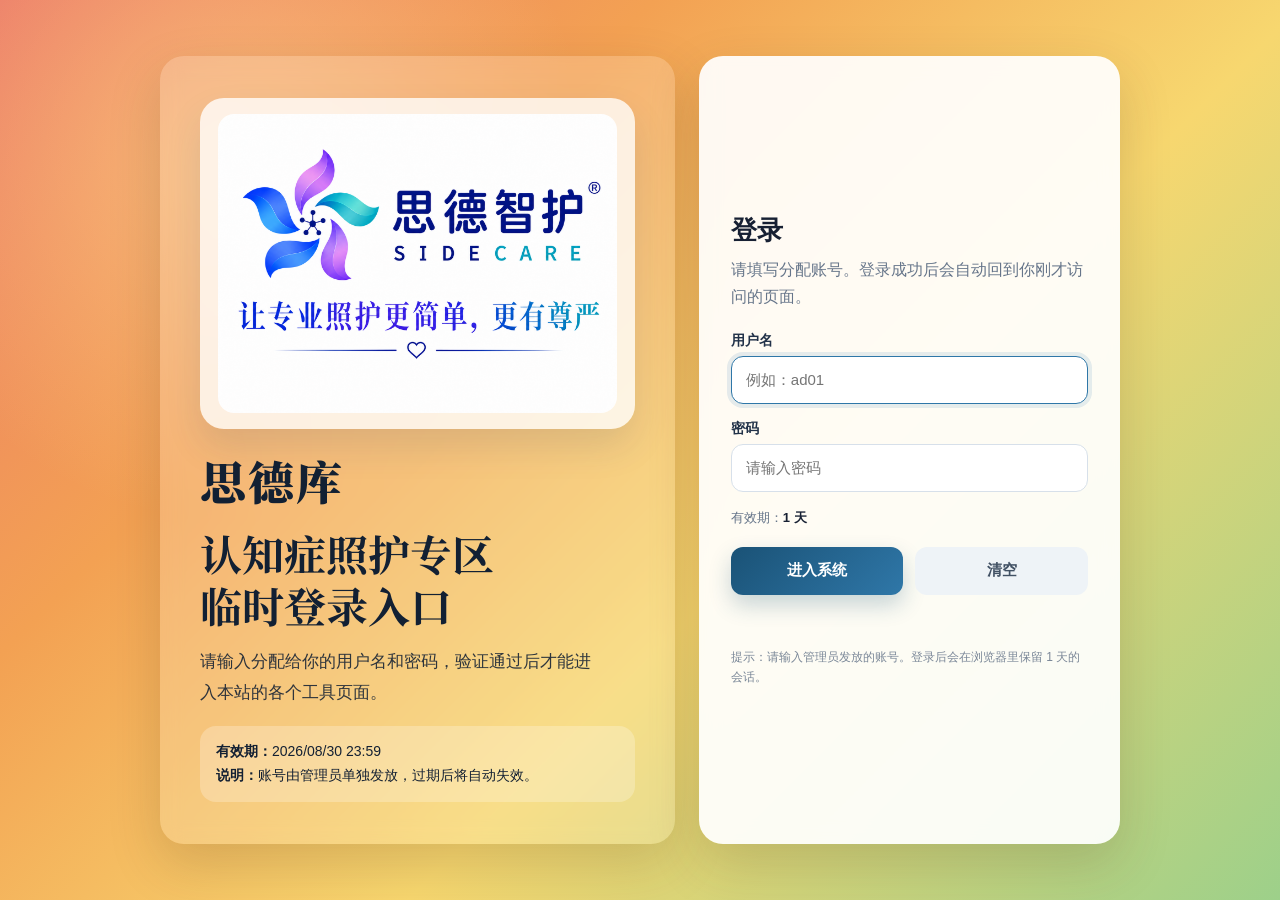
<file: index.html>
﻿<!DOCTYPE html>
<html lang="zh-CN">
<head>
  <meta charset="UTF-8">
  <meta name="viewport" content="width=device-width, initial-scale=1.0">
  <meta name="description" content="思德库认知症照护专区独立工具集">
  <title>认知症照护专区 | 思德库</title>
  <style>
    :root {
      --primary: #1a5276;
      --text: #1a202c;
      --muted: #6b7686;
      --bg: #fff6e8;
      --border: rgba(255,255,255,0.58);
      --shadow: 0 18px 38px rgba(113,72,28,0.14);
      --shadow-hover: 0 24px 52px rgba(87,55,23,0.24);
    }
    * { box-sizing: border-box; }
    body {
      margin: 0;
      color: var(--text);
      background: #fff7eb;
      font-family: -apple-system, BlinkMacSystemFont, "Segoe UI", "PingFang SC", "Microsoft YaHei", sans-serif;
    }
    a { color: inherit; text-decoration: none; }
    .navbar {
      position: sticky;
      top: 0;
      z-index: 10;
      background: rgba(255,255,255,0.82);
      border-bottom: 1px solid rgba(255,255,255,0.72);
      box-shadow: 0 1px 18px rgba(88,64,35,0.08);
      backdrop-filter: blur(14px);
    }
    .nav-inner {
      display: flex;
      align-items: center;
      justify-content: space-between;
      gap: 24px;
      max-width: 1280px;
      min-height: 64px;
      margin: 0 auto;
      padding: 0 24px;
    }
    .brand {
      display: flex;
      align-items: center;
      gap: 12px;
      color: var(--primary);
      font-family: "Noto Serif SC", "Songti SC", serif;
      font-size: 22px;
      font-weight: 800;
      white-space: nowrap;
    }
    .brand-logo {
      width: 172px;
      height: 54px;
      object-fit: contain;
      object-position: center;
      padding: 0;
      border-radius: 12px;
      background: transparent;
      border: 0;
      box-shadow: none;
      flex: 0 0 auto;
    }
    .nav-links {
      display: flex;
      flex-wrap: wrap;
      gap: 4px;
      align-items: center;
      margin: 0;
      padding: 0;
      list-style: none;
    }
    .nav-links a {
      display: block;
      padding: 7px 10px;
      border-radius: 6px;
      color: #526273;
      font-size: 14px;
    }
    .nav-links a:hover,
    .nav-links a:focus-visible { color: var(--primary); background: #eef5fa; }
    .section {
      position: relative;
      min-height: calc(100vh - 64px);
      overflow: hidden;
      padding: 78px 24px 92px;
      background:
        radial-gradient(circle at 52% 28%, rgba(255,235,158,0.78) 0, rgba(255,235,158,0.44) 20%, rgba(255,235,158,0) 42%),
        linear-gradient(115deg, #e97368 0%, #ef9550 27%, #f5d870 58%, #9ccf84 100%);
    }
    .section::before,
    .section::after {
      position: absolute;
      border-radius: 999px;
      content: "";
      pointer-events: none;
    }
    .section::before {
      width: 520px;
      height: 520px;
      left: 12%;
      top: 110px;
      background: rgba(255,186,83,0.22);
      filter: blur(70px);
    }
    .section::after {
      width: 420px;
      height: 420px;
      right: 8%;
      top: 190px;
      background: rgba(255,255,255,0.18);
      filter: blur(64px);
    }
    .container {
      position: relative;
      z-index: 1;
      max-width: 1280px;
      margin: 0 auto;
    }
    .section-title {
      margin-bottom: 48px;
      text-align: center;
    }
    .section-title h1 {
      margin: 0;
      font-family: "Noto Serif SC", "Songti SC", serif;
      color: #172033;
      font-size: clamp(42px, 6vw, 82px);
      font-weight: 900;
      letter-spacing: 3px;
      line-height: 1.16;
      text-shadow:
        0 2px 0 rgba(255,255,255,0.62),
        0 16px 34px rgba(255,239,190,0.34);
    }
    .section-title h1::after {
      display: block;
      width: 132px;
      height: 5px;
      margin: 24px auto 22px;
      border-radius: 3px;
      background: rgba(255,255,255,0.82);
      box-shadow: 0 8px 24px rgba(255,255,255,0.24);
      content: "";
    }
    .section-title p {
      margin: 0;
      color: #34435c;
      font-size: clamp(20px, 2.6vw, 34px);
      font-weight: 700;
      letter-spacing: 1px;
      text-shadow: 0 1px 0 rgba(255,255,255,0.58);
    }
    .tool-grid {
      display: grid;
      grid-template-columns: repeat(5, minmax(0, 1fr));
      gap: 18px;
    }
    .tool-card {
      display: flex;
      min-height: 244px;
      align-items: center;
      justify-content: center;
      flex-direction: column;
      padding: 26px 16px;
      border: 1px solid var(--border);
      border-radius: 16px;
      background: rgba(255,255,255,0.88);
      backdrop-filter: blur(12px);
      box-shadow: var(--shadow);
      text-align: center;
      transition: transform .2s ease, box-shadow .2s ease, border-color .2s ease;
    }
    .tool-card:hover,
    .tool-card:focus-visible {
      transform: translateY(-4px);
      border-color: rgba(255,255,255,0.92);
      background: #ffffff;
      box-shadow: var(--shadow-hover);
      outline: none;
    }
    .icon-wrap {
      display: flex;
      width: 84px;
      height: 84px;
      align-items: center;
      justify-content: center;
      margin-bottom: 24px;
      border-radius: 50%;
    }
    .icon-wrap svg { width: 42px; height: 42px; }
    .tool-card h2 {
      margin: 0 0 8px;
      color: #111827;
      font-size: 22px;
    }
    .tool-card p {
      margin: 0;
      color: #8290a3;
      font-size: 17px;
    }
    .footer {
      padding: 24px;
      color: #8390a0;
      background: #fffaf2;
      border-top: 1px solid rgba(232,214,188,0.7);
      text-align: center;
      font-size: 13px;
    }
    @media (max-width: 1060px) {
      .tool-grid { grid-template-columns: repeat(3, minmax(0, 1fr)); }
    }
    @media (max-width: 700px) {
      .nav-inner { align-items: flex-start; flex-direction: column; padding: 14px 16px; }
      .brand { gap: 8px; }
      .brand-logo { width: 146px; height: 46px; }
      .nav-links a { padding: 5px 7px; font-size: 13px; }
      .section { padding: 46px 14px 56px; }
      .tool-grid { grid-template-columns: repeat(2, minmax(0, 1fr)); gap: 12px; }
      .tool-card { min-height: 190px; padding: 18px 10px; }
      .icon-wrap { width: 64px; height: 64px; margin-bottom: 16px; }
      .icon-wrap svg { width: 32px; height: 32px; }
      .tool-card h2 { font-size: 17px; }
      .tool-card p { font-size: 13px; }
      .section-title { margin-bottom: 30px; }
      .section-title h1 { letter-spacing: 1px; }
      .section-title p { font-size: 16px; }
    }
  </style>
  <script src="auth.js"></script>
</head>
<body>
  <nav class="navbar">
    <div class="nav-inner">
      <a class="brand" href="index.html"><img src="assets/thinkcare-logo.png" alt="思德智护" class="brand-logo"><span>思德库</span></a>
      <ul class="nav-links">
        <li><a href="#dementia">认知症照护专区</a></li>
        <li><a href="#tools">全部工具</a></li>
      </ul>
    </div>
  </nav>

  <main>
    <section class="section" id="dementia">
      <div class="container">
        <div class="section-title">
          <h1>认知症照护专区</h1>
          <p>从评估到干预，从环境到家属，认知症照护全流程工具</p>
        </div>
        <div class="tool-grid" id="tools">
          <a class="tool-card" href="dementia-cdr.html">
            <div class="icon-wrap" style="background:#f3e8fd;"><svg viewBox="0 0 24 24" fill="none" stroke="#8e44ad" stroke-width="2"><path d="M3 3v18h18"/><path d="M7 16l4-4 4 4 5-5"/></svg></div>
            <h2>CDR认知分期</h2><p>认知症严重程度评定</p>
          </a>
          <a class="tool-card" href="dementia-adl.html">
            <div class="icon-wrap" style="background:#e8f4fd;"><svg viewBox="0 0 24 24" fill="none" stroke="#4d86bd" stroke-width="2"><path d="M3 9l9-7 9 7v11a2 2 0 01-2 2H5a2 2 0 01-2-2V9z"/><path d="M9 22V12h6v10"/></svg></div>
            <h2>ADL能力追踪</h2><p>日常生活能力评估</p>
          </a>
          <a class="tool-card" href="dementia-bpsd-log.html">
            <div class="icon-wrap" style="background:#fef3e8;"><svg viewBox="0 0 24 24" fill="none" stroke="#ef934b" stroke-width="2"><path d="M14 2H6a2 2 0 00-2 2v16a2 2 0 002 2h12a2 2 0 002-2V8z"/><path d="M14 2v6h6M16 13H8M16 17H8M10 9H8"/></svg></div>
            <h2>BPSD行为日志</h2><p>ABC记录与分析</p>
          </a>
          <a class="tool-card" href="dementia-bpsd-plan.html">
            <div class="icon-wrap" style="background:#e8fdf0;"><svg viewBox="0 0 24 24" fill="none" stroke="#5daf6b" stroke-width="2"><path d="M4 19.5A2.5 2.5 0 016.5 17H20"/><path d="M6.5 2H20v20H6.5A2.5 2.5 0 014 19.5v-15A2.5 2.5 0 016.5 2z"/></svg></div>
            <h2>BPSD应对方案</h2><p>行为问题应对流程</p>
          </a>
          <a class="tool-card" href="dementia-bpsd-npi.html">
            <div class="icon-wrap" style="background:#f3e8fd;"><svg viewBox="0 0 24 24" fill="none" stroke="#925cb1" stroke-width="2"><path d="M9 11l3 3L22 4"/><path d="M21 12v7a2 2 0 01-2 2H5a2 2 0 01-2-2V5a2 2 0 012-2h11"/></svg></div>
            <h2>NPI-NH评估</h2><p>BPSD识别·评分·应对·记录</p>
          </a>
          <a class="tool-card" href="dementia-activity.html">
            <div class="icon-wrap" style="background:#fde8f3;"><svg viewBox="0 0 24 24" fill="none" stroke="#d83d72" stroke-width="2"><circle cx="12" cy="12" r="10"/><path d="M8 12l2 2 4-4"/></svg></div>
            <h2>非药物干预</h2><p>活动方案与执行指引</p>
          </a>
          <a class="tool-card" href="dementia-cognitive-train.html">
            <div class="icon-wrap" style="background:#e8ecfd;"><svg viewBox="0 0 24 24" fill="none" stroke="#5d99dc" stroke-width="2"><rect x="2" y="2" width="8" height="8" rx="1"/><rect x="14" y="2" width="8" height="8" rx="1"/><rect x="2" y="14" width="8" height="8" rx="1"/><rect x="14" y="14" width="8" height="8" rx="1"/></svg></div>
            <h2>认知训练</h2><p>分阶段认知刺激活动</p>
          </a>
          <a class="tool-card" href="dementia-environment.html">
            <div class="icon-wrap" style="background:#fdf8e8;"><svg viewBox="0 0 24 24" fill="none" stroke="#dfa02e" stroke-width="2"><rect x="1" y="6" width="22" height="16" rx="2"/><path d="M6 6V4a2 2 0 012-2h8a2 2 0 012 2v2"/></svg></div>
            <h2>环境自查</h2><p>认知症友好环境检查</p>
          </a>
          <a class="tool-card" href="dementia-wandering.html">
            <div class="icon-wrap" style="background:#fde8e8;"><svg viewBox="0 0 24 24" fill="none" stroke="#d15b4f" stroke-width="2"><path d="M10.29 3.86L1.82 18a2 2 0 001.71 3h16.94a2 2 0 001.71-3L13.71 3.86a2 2 0 00-3.42 0z"/><path d="M12 9v4M12 17h.01"/></svg></div>
            <h2>走失防控</h2><p>风险评估与应急预案</p>
          </a>
          <a class="tool-card" href="dementia-family-comm.html">
            <div class="icon-wrap" style="background:#e8fdfd;"><svg viewBox="0 0 24 24" fill="none" stroke="#55a79a" stroke-width="2"><path d="M21 15a2 2 0 01-2 2H7l-4 4V5a2 2 0 012-2h14a2 2 0 012 2z"/></svg></div>
            <h2>家属沟通</h2><p>沟通模板与技巧</p>
          </a>
          <a class="tool-card" href="dementia-family-edu.html">
            <div class="icon-wrap" style="background:#e8f4fd;"><svg viewBox="0 0 24 24" fill="none" stroke="#4e85b8" stroke-width="2"><path d="M2 3h6a4 4 0 014 4v14a3 3 0 00-3-3H2z"/><path d="M22 3h-6a4 4 0 00-4 4v14a3 3 0 013-3h7z"/></svg></div>
            <h2>家属教育</h2><p>认知症知识科普</p>
          </a>
          <a class="tool-card" href="dementia-training.html">
            <div class="icon-wrap" style="background:#fef3e8;"><svg viewBox="0 0 24 24" fill="none" stroke="#ec9651" stroke-width="2"><path d="M22 10v6M2 10l10-5 10 5-10 5z"/><path d="M6 12v5c0 2 3 3 6 3s6-1 6-3v-5"/></svg></div>
            <h2>专项培训</h2><p>照护员技能考核</p>
          </a>
          <a class="tool-card" href="dementia-quality.html">
            <div class="icon-wrap" style="background:#e8fdf0;"><svg viewBox="0 0 24 24" fill="none" stroke="#61ad70" stroke-width="2"><path d="M18 20V10M12 20V4M6 20v-6"/></svg></div>
            <h2>质量看板</h2><p>KPI监控与数据追踪</p>
          </a>
        </div>
      </div>
    </section>
  </main>

  <footer class="footer">思德库认知症照护专区 · 所有记录仅保存在当前浏览器</footer>
</body>
</html>
</file>
<file: style.css>
:root {
  --primary: #1a5276;
  --primary-light: #2980b9;
  --accent: #ff8c42;
  --bg: #f5f7fa;
  --soft: #f8f9fa;
  --text: #2c3e50;
  --muted: #718096;
  --border: #e2e8f0;
  --shadow: 0 2px 12px rgba(0, 0, 0, 0.08);
}

* { box-sizing: border-box; }

body {
  margin: 0;
  color: var(--text);
  background: var(--bg);
  font-family: -apple-system, BlinkMacSystemFont, "Segoe UI", "PingFang SC", "Microsoft YaHei", sans-serif;
  line-height: 1.6;
}

a { color: inherit; text-decoration: none; }
button, input, select, textarea { font: inherit; }
button { cursor: pointer; }

.site-nav {
  position: sticky;
  top: 0;
  z-index: 10;
  background: rgba(255, 255, 255, 0.96);
  border-bottom: 1px solid var(--border);
  box-shadow: 0 1px 6px rgba(0, 0, 0, 0.05);
}

.site-nav-inner {
  display: flex;
  align-items: center;
  justify-content: space-between;
  gap: 24px;
  max-width: 1280px;
  min-height: 64px;
  margin: 0 auto;
  padding: 0 24px;
}

.site-nav-brand {
  display: flex;
  align-items: center;
  gap: 10px;
  color: var(--primary);
  font-family: "Noto Serif SC", "Songti SC", serif;
  font-size: 22px;
  font-weight: 800;
  white-space: nowrap;
}

.site-nav-logo {
  width: 164px;
  height: 48px;
  object-fit: contain;
  object-position: center;
  padding: 0;
  border-radius: 12px;
  background: transparent;
  box-shadow: none;
  flex: 0 0 auto;
}

.site-nav-links {
  display: flex;
  flex-wrap: wrap;
  gap: 4px;
  align-items: center;
  margin: 0;
  padding: 0;
  list-style: none;
}

.site-nav-links a {
  display: block;
  padding: 7px 10px;
  border-radius: 6px;
  color: #526273;
  font-size: 14px;
}

.site-nav-links a:hover,
.site-nav-links a:focus-visible {
  color: var(--primary);
  background: #eef5fa;
}

.page-wrap {
  width: min(1180px, calc(100% - 32px));
  margin: 0 auto;
  padding: 32px 0 48px;
}

.page-header {
  padding: 22px 0 18px;
  text-align: center;
}

.page-header h1 {
  margin: 0 0 8px;
  color: var(--text);
  font-size: clamp(26px, 4vw, 38px);
}

.page-header .sub {
  margin: 0;
  color: var(--muted);
  font-size: 16px;
}

.notice,
.tip-box,
.info-box,
.emergency-box {
  margin: 16px 0;
  padding: 14px 18px;
  border-left: 4px solid var(--accent);
  border-radius: 8px;
  background: #fff8ed;
  color: #6b4b2a;
}

.block {
  margin: 18px 0;
  padding: 22px;
  border: 1px solid #edf2f7;
  border-radius: 12px;
  background: #fff;
  box-shadow: var(--shadow);
}

.block h2 {
  margin: 0 0 16px;
  padding-left: 12px;
  border-left: 4px solid var(--primary-light);
  color: var(--text);
  font-size: 22px;
}

.section-title {
  margin: 16px 0 12px;
  color: var(--text);
  font-size: 18px;
  font-weight: 700;
}

.person-bar,
.filter-bar,
.nav-btns {
  display: flex;
  flex-wrap: wrap;
  gap: 10px;
  align-items: center;
}

.person-tag,
.filter-btn,
.q-opt,
.quiz-opt,
.tag-item {
  padding: 10px 15px;
  border: 2px solid #dfe6ed;
  border-radius: 8px;
  background: #fff;
  color: #4a5568;
  cursor: pointer;
  transition: 0.2s ease;
}

.person-tag:hover,
.filter-btn:hover,
.q-opt:hover,
.quiz-opt:hover,
.tag-item:hover,
.person-tag.active,
.filter-btn.active,
.q-opt.selected,
.quiz-opt.selected,
.tag-item.selected {
  border-color: var(--primary-light);
  background: #eaf4fb;
  color: var(--primary);
}

.person-tag.add {
  border-style: dashed;
  color: var(--muted);
}

.current-person {
  margin: 16px 0;
  padding: 12px;
  border-radius: 8px;
  background: #eaf4fb;
  color: var(--primary);
  font-size: 20px;
  font-weight: 700;
  text-align: center;
}

.q-card,
.quiz-card,
.template-card,
.act-card,
.train-card,
.plan-card,
.module-card,
.log-entry {
  margin: 14px 0;
  padding: 18px;
  border: 1px solid #edf2f7;
  border-radius: 10px;
  background: var(--soft);
}

.q-card { border-left: 4px solid var(--primary-light); }
.q-card h4,
.quiz-card h4,
.template-card h3,
.act-card h3,
.train-card h3,
.plan-card h3,
.module-card h3 { margin: 0 0 10px; }

.q-options,
.quiz-opts {
  display: flex;
  flex-wrap: wrap;
  gap: 10px;
}

.form-row,
.form-group {
  margin: 12px 0;
}

.form-row label,
.form-group label {
  display: block;
  margin-bottom: 6px;
  color: var(--text);
  font-weight: 600;
}

input,
select,
textarea {
  width: 100%;
  padding: 10px 12px;
  border: 1px solid #cbd5e0;
  border-radius: 7px;
  background: #fff;
  color: var(--text);
}

textarea { min-height: 100px; resize: vertical; }
input:focus, select:focus, textarea:focus {
  outline: 3px solid rgba(41, 128, 185, 0.15);
  border-color: var(--primary-light);
}

.btn-calc,
.btn-save,
.btn-export,
.record-btn,
.copy-btn,
.use-btn,
.footer-btn {
  display: inline-block;
  padding: 10px 18px;
  border: 0;
  border-radius: 7px;
  background: var(--primary);
  color: #fff;
  font-weight: 700;
}

.btn-calc:hover,
.btn-save:hover,
.btn-export:hover,
.record-btn:hover,
.copy-btn:hover,
.use-btn:hover,
.footer-btn:hover { background: var(--primary-light); }

.btn-reset,
.btn-clear,
.back-btn {
  padding: 10px 18px;
  border: 1px solid #cbd5e0;
  border-radius: 7px;
  background: #fff;
  color: #526273;
  cursor: pointer;
}

.score-display,
.suggest-box {
  margin: 18px 0;
  padding: 22px;
  border-radius: 12px;
  background: var(--soft);
  text-align: center;
}

.score-display .total { font-size: 42px; font-weight: 800; }
.score-display .level { display: inline-block; margin-top: 8px; padding: 6px 18px; border-radius: 8px; font-size: 22px; font-weight: 700; }
.level-0 { background: #e8f8f0; color: #1e8449; }
.level-05 { background: #e8f4fd; color: #2471a3; }
.level-1 { background: #fef9e7; color: #d68910; }
.level-2 { background: #fdecea; color: #e74c3c; }
.level-3 { background: #4a235a; color: #fff; }

table {
  width: 100%;
  border-collapse: collapse;
  background: #fff;
}

th, td {
  padding: 10px 12px;
  border-bottom: 1px solid #e8edf2;
  text-align: left;
  vertical-align: top;
}

th { background: #edf5fa; color: var(--primary); }

.history-entry {
  display: flex;
  justify-content: space-between;
  gap: 12px;
  margin: 8px 0;
  padding: 10px 14px;
  border-left: 4px solid var(--primary-light);
  border-radius: 7px;
  background: var(--soft);
}

.history-entry .date { color: var(--muted); }
.history-entry .result { font-weight: 700; }

.page-footer {
  margin-top: 34px;
  padding-top: 22px;
  border-top: 1px solid #dfe6ed;
  text-align: center;
}

.disclaimer {
  max-width: 900px;
  margin: 12px auto 0;
  color: #8b98a7;
  font-size: 13px;
}

.kpi-grid,
.card-grid {
  display: grid;
  grid-template-columns: repeat(3, minmax(0, 1fr));
  gap: 14px;
}

.kpi-card {
  padding: 18px;
  border-radius: 10px;
  background: #eef7fb;
  text-align: center;
}

.kpi-card .value { color: var(--primary); font-size: 30px; font-weight: 800; }
.kpi-card .label { color: var(--muted); }

.history-table { overflow-x: auto; }

@media (max-width: 760px) {
  .site-nav-inner { align-items: flex-start; flex-direction: column; padding: 14px 16px; }
  .site-nav-brand { gap: 8px; }
  .site-nav-logo { width: 148px; height: 44px; }
  .site-nav-links { width: 100%; }
  .site-nav-links a { padding: 5px 7px; font-size: 13px; }
  .page-wrap { width: min(100% - 20px, 1180px); padding-top: 18px; }
  .block { padding: 16px; }
  .kpi-grid, .card-grid { grid-template-columns: 1fr; }
  th, td { padding: 8px; font-size: 13px; }
  .history-entry { align-items: flex-start; flex-direction: column; gap: 3px; }
}
</file>
